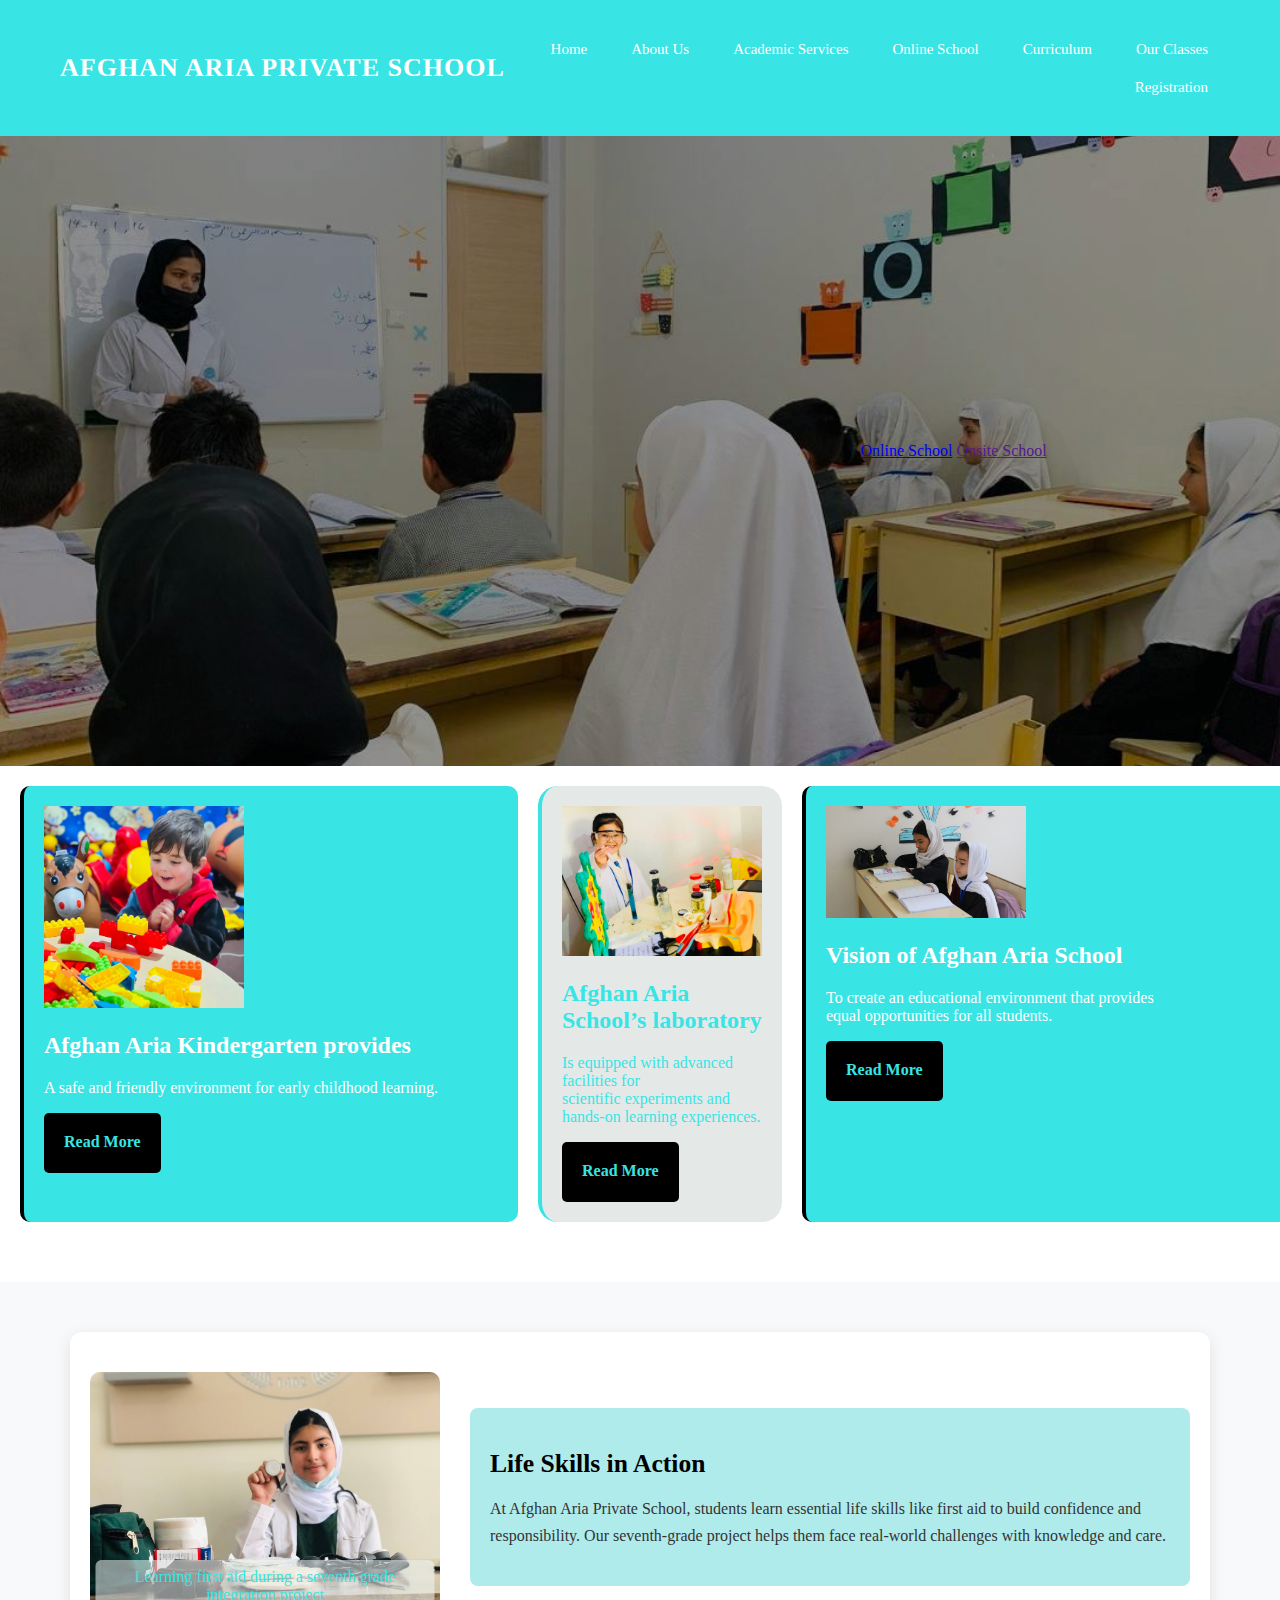
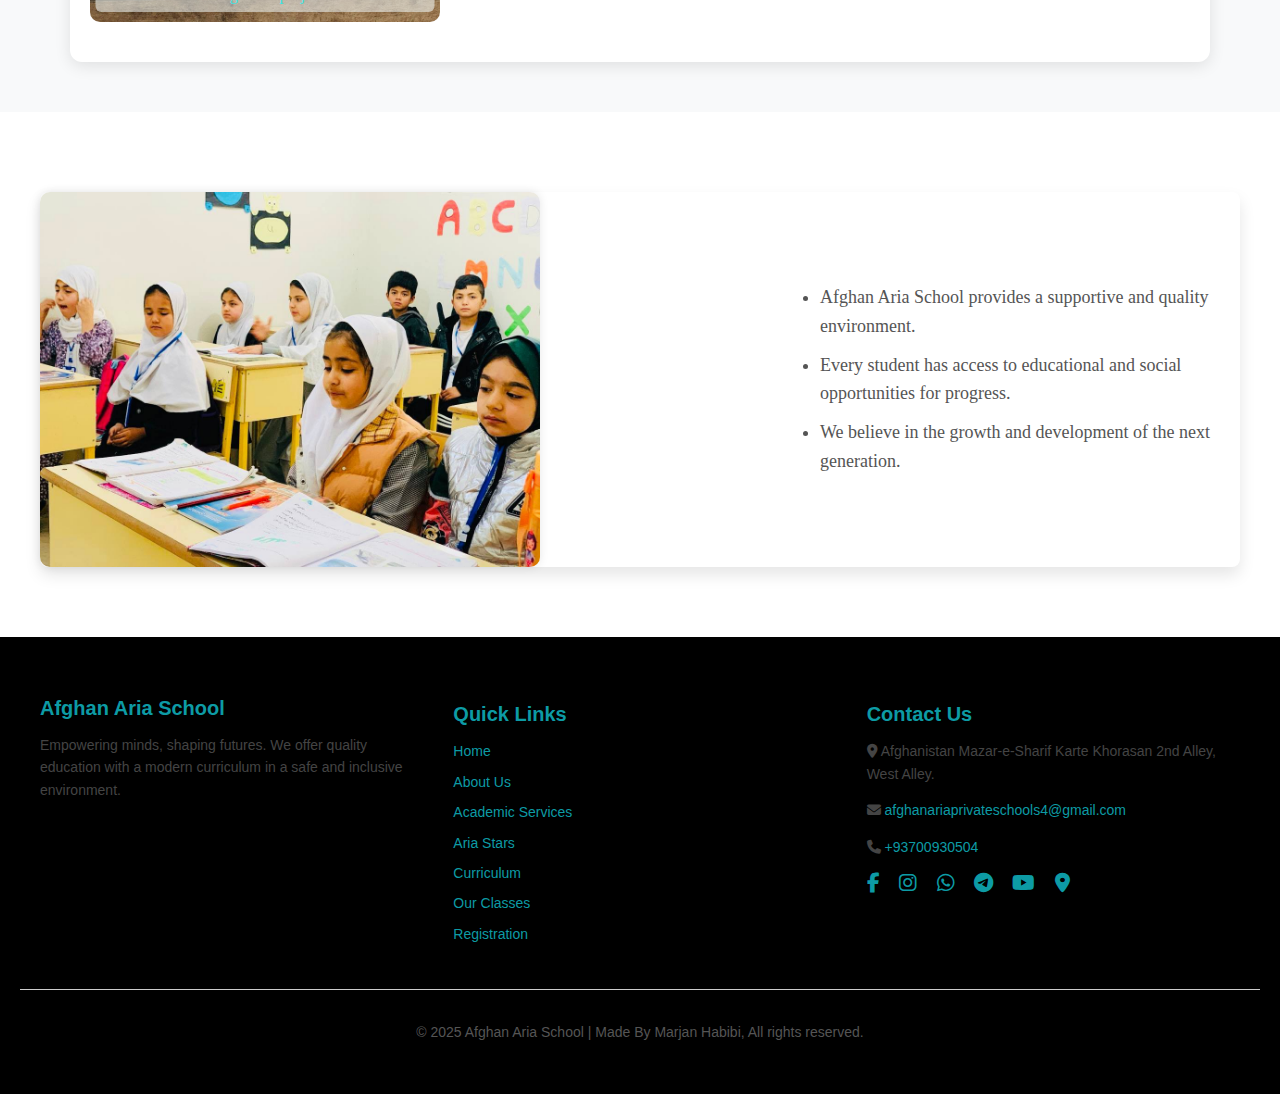
<file: index.html>
<!DOCTYPE html>
<html lang="en">
<head>
    <meta charset="UTF-8">
    <meta name="viewport" content="width=device-width, initial-scale=1.0">
    <title>Afghan Aria Private School</title>
    <link rel="stylesheet" href="style.css">
    <link rel="stylesheet" href="https://cdnjs.cloudflare.com/ajax/libs/font-awesome/6.5.0/css/all.min.css">
    
    <!-- Favicon -->
    <link rel="icon" href="images/logo.png" type="image/png">
    <link rel="icon" href="images/logo.png" type="image/x-icon">
    <link rel="apple-touch-icon" href="images/logo.png">
</head>
<body>
    <!-- Header Section -->
    <header>
        <div class="logo">
            <h1 class="logo">Afghan Aria Private School</h1>
        </div>
        <nav>
            <menu class="nav-list">
            <li><a href="index.html">Home</a></li>
            <li><a href="about us.html">About Us</a></li>
            <li><a href="academic services.html">Academic Services</a></li>
            <li><a href="aria stars.html">Online School</a></li>
            <li><a href="curriculum.html">Curriculum</a></li>
            <li><a href="our classes.html">Our Classes</a></li>
            <li><a href="registration.html">Registration</a></li>
         
            </menu>
        </nav>
    </header>

   <section class="welcome-section">
  <div class="overlay text-center">
    <div class="welcome-text mb-4">
      Welcome To The Afghan Aria School
    </div>
    <!-- دو دکمه اضافه شده -->
    <div class="d-flex justify-content-center gap-3 flex-wrap">
      <a href="aria stars.html" class="btn btn-primary btn-lg px-4 py-2 fw-bold">Online School</a>
      <a href=""registration.html" class="btn btn-outline-light btn-lg px-4 py-2 fw-bold">Onsite School</a>
    </div>
  </div>
</section>


    <!-- Grid Section -->
    <section class="grid-container">
        <div class="box large-box">
            <img width="200" src="images/student 9.jpg" alt="Winter Athletics" />
            <h2>Afghan Aria Kindergarten provides</h2>
            <p>A safe and friendly environment for early childhood learning.</p>
            <a href="class.html" class="button-link">Read More</a>
        </div>
        <div class="boxblog-box">
            <img width="200" src="images/student 4.jpg" alt="Holocaust Assembly" />
            <h2>Afghan Aria School’s laboratory</h2>
            <p>Is equipped with advanced facilities for <br>scientific experiments and hands-on learning experiences.</p>
            <a href="class.html" class="button-link">Read More</a>
        </div>
        <div class="box large-box">
            <img width="200" src="images/student 19.jpg" alt="Holocaust Assembly" />
            <h2>Vision of Afghan Aria School</h2>
            <p>To create an educational environment that provides <br> equal opportunities for all students.</p>
            <a href="class.html" class="button-link">Read More</a>
        </div>
    </section>

    <!-- Student Section -->
    <section class="student-section">
        <div class="student-card">
            <div class="student-image">
                <img src="images/student 13.jpg" alt="Student Image">
                <div class="caption">Learning first aid during a seventh grade integration project</div>
            </div>
            <div class="student-text">
                <h2>Life Skills in Action</h2>
                <p>
                    At Afghan Aria Private School, students learn essential life skills like first aid to build confidence and responsibility. Our seventh-grade project helps them face real-world challenges with knowledge and care.
                </p>
            </div>
        </div>
    </section>

    <!-- Student-2 Section -->
    <section class="student-2">
        <div class="student-container">
            <div class="student-item">
                <img class="img-student1" src="images/student 5.jpg">
                <ul class="content-student">
                    <li>Afghan Aria School provides a supportive and quality environment.</li>
                    <li>Every student has access to educational and social opportunities for progress.</li>
                    <li>We believe in the growth and development of the next generation.</li>
                </ul>
            </div>
        </div>
    </section>

    <!-- Footer Start -->
    <footer class="site-footer">
        <div class="footer-container">
            <div class="footer-about">
                <h3>Afghan Aria School</h3>
                <p>Empowering minds, shaping futures. We offer quality education with a modern curriculum in a safe and inclusive environment.</p>
            </div>
            <div class="footer-links">
                <h4>Quick Links</h4>
                <ul>
                    <li><a href="index.html">Home </a></li>
                    <li><a href="about us.html">About Us</a></li>
                    <li><a href="academic services.html">Academic Services</a></li>
                    <li><a href="aria stars.html">Aria Stars</a></li>
                    <li><a href="curriculum.html">Curriculum</a></li>
                    <li><a href="class.html">Our Classes</a></li>
                    <li><a href="registration.html">Registration</a></li>
                </ul>
            </div>
            <div class="footer-contact">
                <h4>Contact Us</h4>
                <p><i class="fas fa-map-marker-alt"></i> Afghanistan Mazar-e-Sharif Karte Khorasan 2nd Alley, West Alley.</p>
                <p><i class="fas fa-envelope"></i> <a href="mailto:afghanariaprivateschools4@gmail.com">afghanariaprivateschools4@gmail.com</a></p>
                <p><i class="fas fa-phone"></i> <a href="tel:+93780000000">+93700930504</a></p>
                <div class="social-icons">
                    <a href="https://www.facebook.com/share/1EdPDJLKu1/?mibextid=wwXIfr" target="_blank" title="Facebook"><i class="fab fa-facebook-f"></i></a>
                    <a href="https://www.instagram.com/afghan_aria_private_school?igsh=aXQ0aXpheGd4NjRy" target="_blank" title="Instagram"><i class="fab fa-instagram"></i></a>
                    <a href="https://whatsapp.com/channel/0029VaTF3yQKLaHq3WipGN3r" target="_blank" title="WhatsApp"><i class="fab fa-whatsapp"></i></a>
                    <a href="https://t.me/Anilariamal" target="_blank" title="Telegram"><i class="fab fa-telegram-plane"></i></a>
                    <a href="https://www.youtube.com/@Afghanariaschoolvideos" target="_blank" title="YouTube"><i class="fab fa-youtube"></i></a>
                    <a href="https://www.google.com/maps?q=36.715771,67.105865" target="_blank" title="Location"><i class="fas fa-map-marker-alt"></i></a>
                </div>
            </div>
        </div>
        <div class="footer-bottom">
            <p>&copy; 2025 Afghan Aria School | Made By Marjan Habibi, All rights reserved.</p>
        </div>
    </footer>
    <!-- Footer End -->

</body>
</html>
</file>
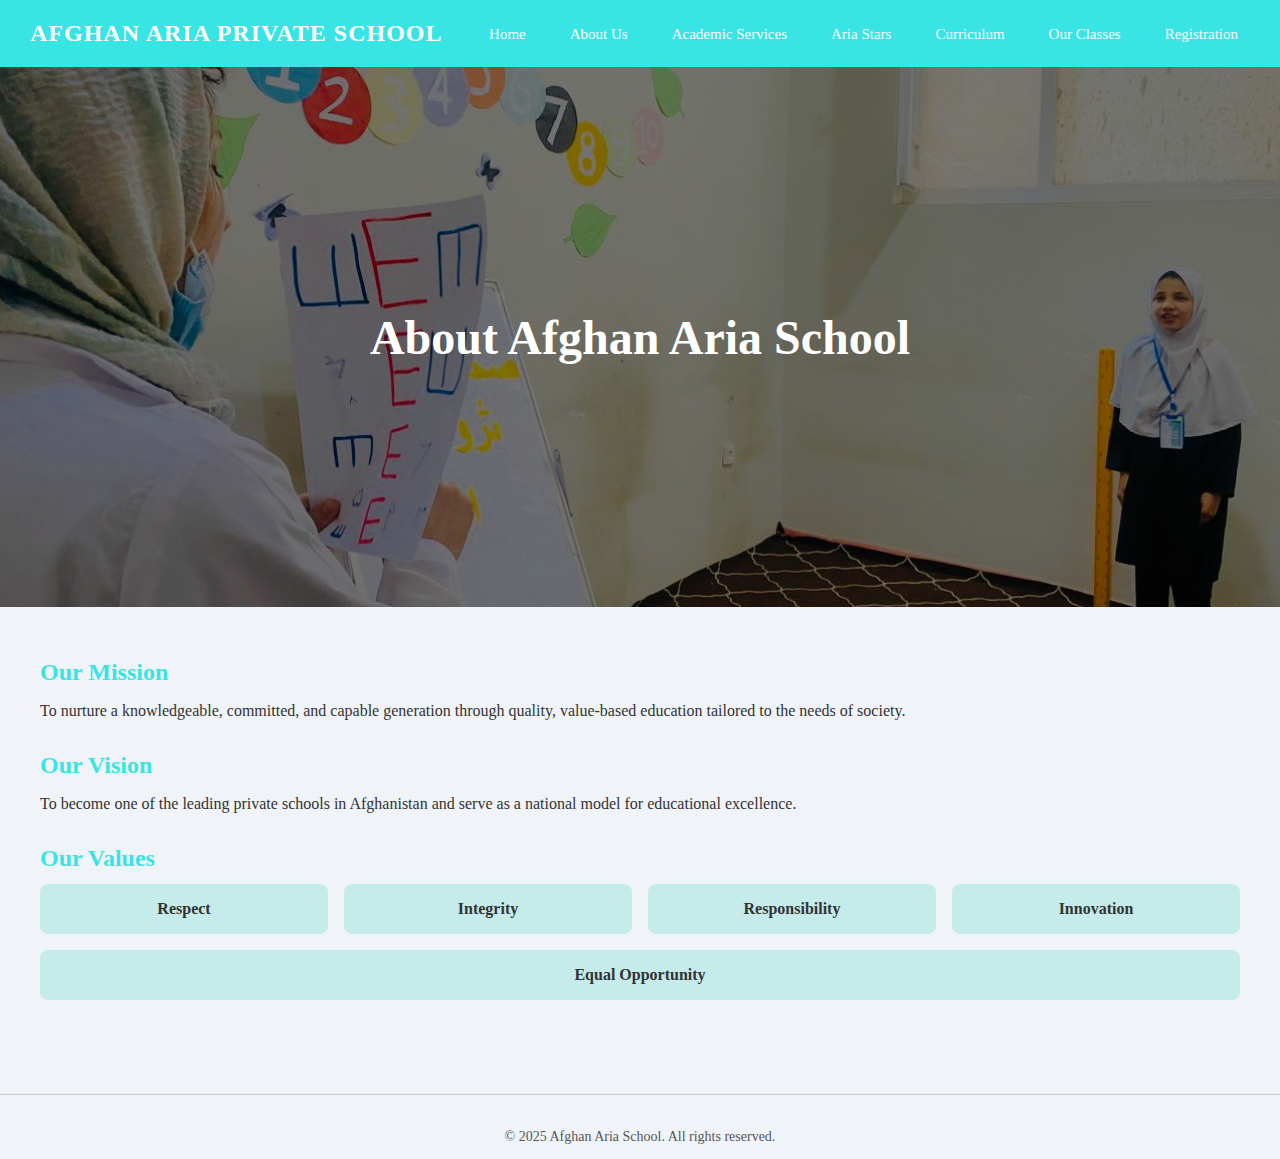
<file: about us.html>
<!DOCTYPE html>
<html lang="en">
<head>
    <meta charset="UTF-8">
    <meta name="viewport" content="width=device-width, initial-scale=1.0">
    <title>Afghan Aria Private School</title>
    <link rel="stylesheet" href="about us.css">
     <!-- Favicon -->
     <link rel="icon" href="images/logo.png" type="image/png">
     <!-- Favicon برای مرورگرهای قدیمی -->
     <link rel="icon" href="images/logo.png" type="image/x-icon">
     <!-- برای Apple Devices -->
     <link rel="apple-touch-icon" href="images/logo.png">
     </head>
<body style="font-family: 'Abril Fatface', serif;">
     <!-- <header section> -->
        <header>
            <div class="logo">
                <h1 class="logo">Afghan Aria Private School</h1>
            </div>
            <nav>
                <ul class="nav-list">
                  <li><a href="index.html">Home </a></li>
                    <li><a href="about us.html">About Us</a></li>
                    <li><a href="academic services.html">Academic Services</a></li>
                    <li><a href="aria stars.html">Aria Stars</a></li>
                    <li><a href="curriculum.html">Curriculum</a></li>
                    <li><a href="our classes.html">Our Classes</a></li>
                    <li><a href="registration.html">Registration</a></li>
                </ul>
            </nav>
        </header>
        <main>
            <section class="hero">
                <h1>About Afghan Aria School</h1>
              </section>
            
              <div class="container">
                <div class="section">
                  <h2>Our Mission</h2>
                  <p>
                    To nurture a knowledgeable, committed, and capable generation through quality, value-based education tailored to the needs of society.
                  </p>
                </div>
            
                <div class="section">
                  <h2>Our Vision</h2>
                  <p>
                    To become one of the leading private schools in Afghanistan and serve as a national model for educational excellence.
                  </p>
                </div>
            
                <div class="section">
                  <h2>Our Values</h2>
                  <div class="values">
                    <div class="value-box">Respect</div>
                    <div class="value-box">Integrity</div>
                    <div class="value-box">Responsibility</div>
                    <div class="value-box">Innovation</div>
                    <div class="value-box">Equal Opportunity</div>
                  </div>
                </div>
              </div>
    <!-- Copyright -->
                <div class="footer-bottom">
                <p>&copy; 2025 Afghan Aria School. All rights reserved.</p>
            </div>
        </footer>
    <!-- Footer End -->
    <script>
      const menuToggle = document.getElementById('menu-toggle');
      const navbar = document.getElementById('navbar');
    
      menuToggle.addEventListener('click', () => {
        navbar.classList.toggle('active');
      });
    </script>
    </body>
    </html>
</file>
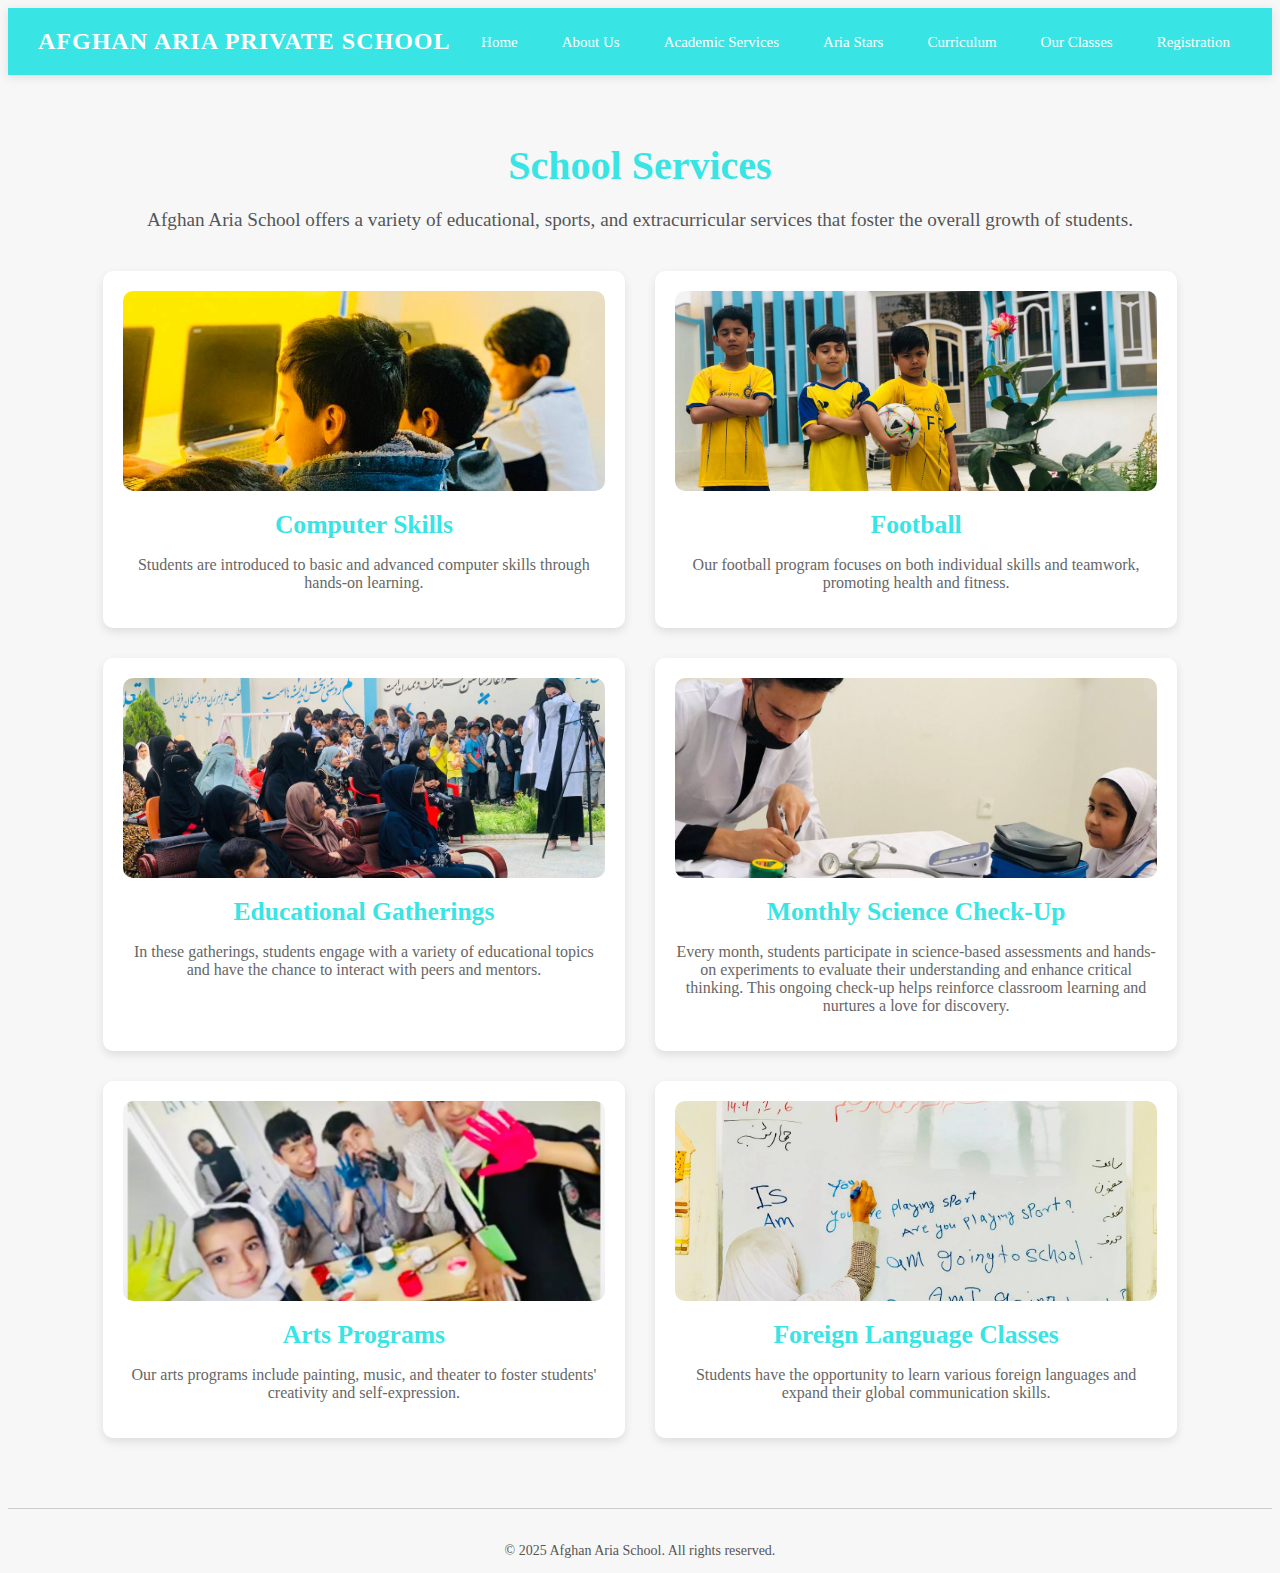
<file: academic services.html>
<!DOCTYPE html>
<html lang="en">
<head>
  <meta charset="UTF-8">
  <meta name="viewport" content="width=device-width, initial-scale=1.0">
  <title>Afghan Aria Private School</title>
  <link rel="stylesheet" href="academic services.css">
   <!-- Favicon -->
   <link rel="icon" href="images/logo.png" type="image/png">
   <!-- Favicon برای مرورگرهای قدیمی -->
   <link rel="icon" href="images/logo.png" type="image/x-icon">
   <!-- برای Apple Devices -->
   <link rel="apple-touch-icon" href="images/logo.png">
</head>
<body>
    <!-- !-- <header section> -->
        <header>
            <div class="logo">
                <h1 class="logo">Afghan Aria Private School</h1>
            </div>
            <nav>
                <ul class="nav-list">
                  <li><a href="index.html">Home </a></li>
                    <li><a href="about us.html">About Us</a></li>
                    <li><a href="academic services.html">Academic Services</a></li>
                    <li><a href="aria stars.html">Aria Stars</a></li>
                    <li><a href="curriculum.html">Curriculum</a></li>
                    <li><a href="our classes.html">Our Classes</a></li>
                    <li><a href="registration.html">Registration</a></li>
                </ul>
            </nav>
        </header>
        <section class="school-services">
            <div class="container">
                <!-- Section Title -->
                <h1 class="section-title">School Services</h1>
                <p class="section-description">
                    Afghan Aria School offers a variety of educational, sports, and extracurricular services that foster the overall growth of students.
                </p>
        
                <!-- School Services -->
                <div class="services-grid">
                    <!-- Service 1: Computer Skills -->
                    <div class="service-card">
                        <img src="images/student 18.jpg" alt="Computer Skills" class="service-img">
                        <h3 class="service-title">Computer Skills</h3>
                        <p class="service-description">
                            Students are introduced to basic and advanced computer skills through hands-on learning.
                        </p>
                    </div>
        
                    <!-- Service 2: Football -->
                    <div class="service-card">
                        <img src="images/student 12.jpg" alt="Football" class="service-img">
                        <h3 class="service-title">Football</h3>
                        <p class="service-description">
                            Our football program focuses on both individual skills and teamwork, promoting health and fitness.
                        </p>
                    </div>
        
                    <!-- Service 3: Educational Gatherings -->
                    <div class="service-card">
                        <img src="images/student 17.jpg" alt="Educational Gatherings" class="service-img">
                        <h3 class="service-title">Educational Gatherings</h3>
                        <p class="service-description">
                            In these gatherings, students engage with a variety of educational topics and have the chance to interact with peers and mentors.
                        </p>
                    </div>
        
                    <!-- Service 4: Arts Programs -->
                    <div class="service-card">
                        <img src="images/student 11.jpg" alt="Monthly Science Check-Up" class="service-img">
                        <h3 class="service-title">Monthly Science Check-Up</h3>
                        <p class="service-description">
                Every month, students participate in science-based assessments and hands-on experiments to evaluate their understanding and enhance critical thinking. This ongoing check-up helps reinforce classroom learning and nurtures a love for discovery.
            </p>
        </div>
        
                    <!-- Service 5: Monthly Science Check-Up -->
                    <div class="service-card">
                        <img src="images/student 22.jpg" alt="Arts Programs" class="service-img">
                        <h3 class="service-title">Arts Programs</h3>
                        <p class="service-description">
                            Our arts programs include painting, music, and theater to foster students' creativity and self-expression.
                        </p>
                    </div>
                    <!-- Service 6: Foreign Language Classes -->
                    <div class="service-card">
                        <img src="images/student 21.jpg" alt="Foreign Language Classes" class="service-img">
                        <h3 class="service-title">Foreign Language Classes</h3>
                        <p class="service-description">
                            Students have the opportunity to learn various foreign languages and expand their global communication skills.
                        </p>
                    </div>
                </div>
            </div>
            <!-- Copyright -->
          <div class="footer-bottom">
            <p>&copy; 2025 Afghan Aria School. All rights reserved.</p>
          </div>
        </footer>
        <!-- Footer End -->
        
        </section>
</file>
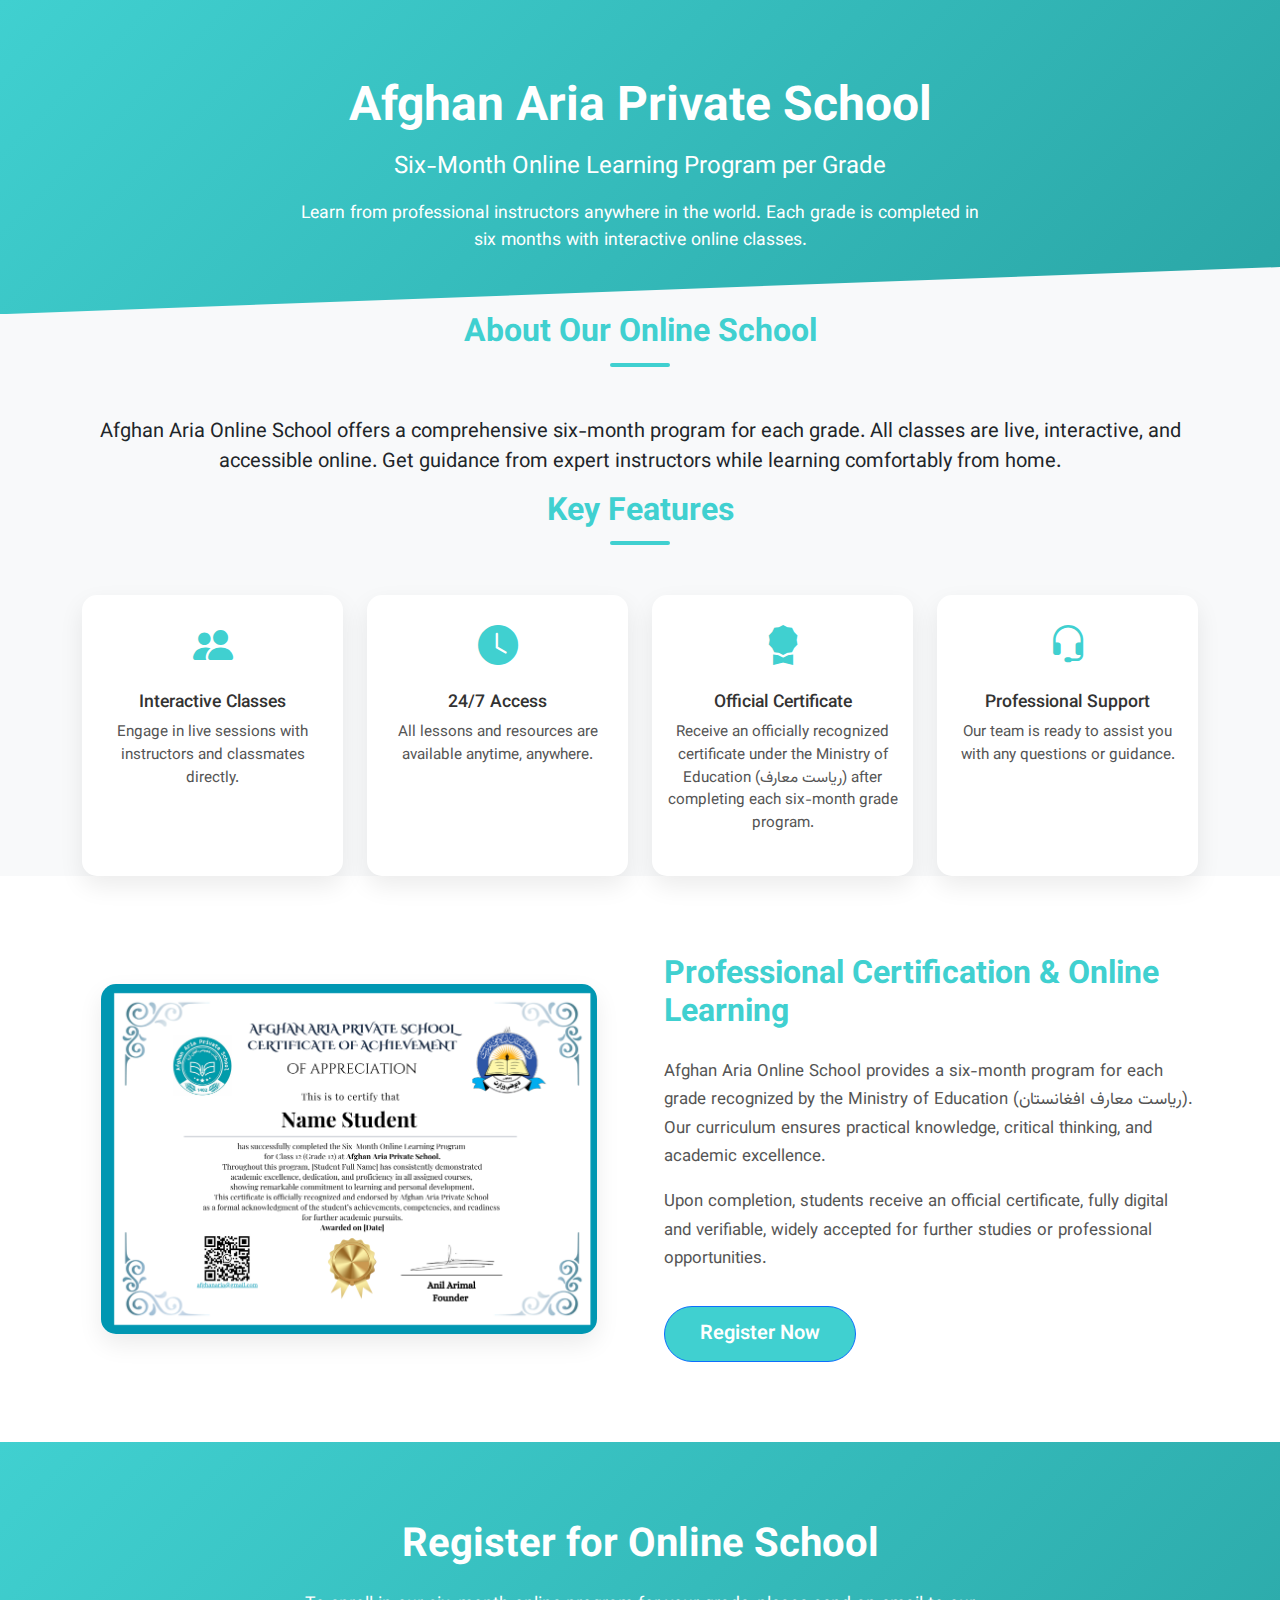
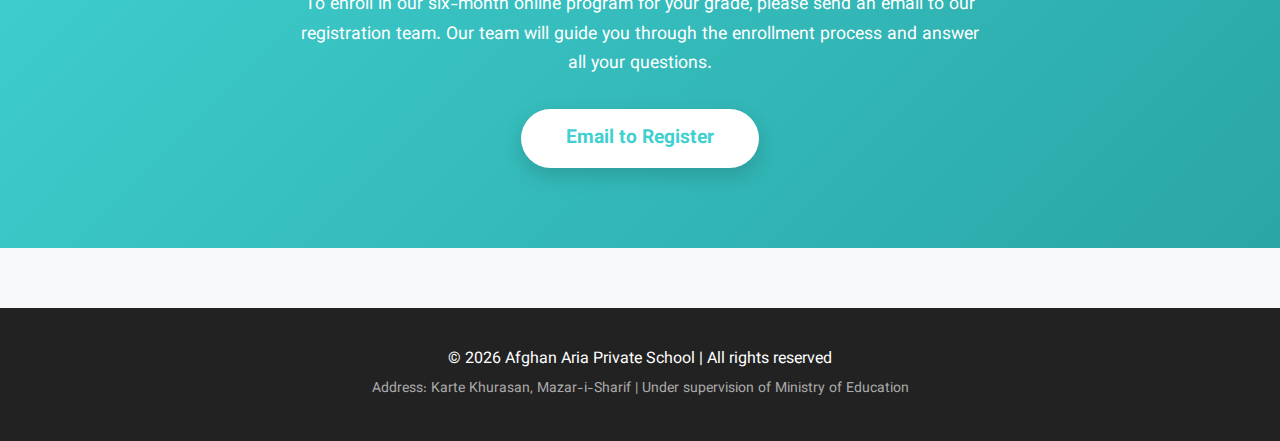
<file: aria stars.html>
<!DOCTYPE html>
<html lang="fa">
<head>
  <meta charset="UTF-8">
  <meta name="viewport" content="width=device-width, initial-scale=1.0">
  <title>Afghan Aria Online School</title>

  <!-- Bootstrap CSS -->
  <link href="https://cdn.jsdelivr.net/npm/bootstrap@5.3.2/dist/css/bootstrap.min.css" rel="stylesheet">

  <!-- Google Fonts -->
  <link href="https://fonts.googleapis.com/css2?family=Vazirmatn:wght@400;700&display=swap" rel="stylesheet">

  <!-- Bootstrap Icons -->
  <link href="https://cdn.jsdelivr.net/npm/bootstrap-icons@1.11.1/font/bootstrap-icons.css" rel="stylesheet">

  <style>
    body {
      font-family: 'Vazirmatn', sans-serif;
      background-color: #f8f9fa;
      margin: 0;
      padding: 0;
      scroll-behavior: smooth;
    }

    /* Header */
    header {
      background: linear-gradient(135deg, #40d0d0, #2aa6a6);
      color: white;
      padding: 80px 20px 60px;
      text-align: center;
      clip-path: polygon(0 0, 100% 0, 100% 85%, 0 100%);
    }
    header h1 {
      font-size: 3rem;
      font-weight: 700;
      margin-bottom: 15px;
    }
    header h2 {
      font-size: 1.5rem;
      font-weight: 400;
      margin-bottom: 20px;
    }
    header p {
      font-size: 1.1rem;
      max-width: 700px;
      margin: 0 auto;
    }

    /* Section Titles */
    .section-title {
      text-align: center;
      color: #40d0d0;
      font-weight: 700;
      font-size: 2rem;
      margin-bottom: 50px;
      position: relative;
    }
    .section-title::after {
      content: '';
      width: 60px;
      height: 4px;
      background-color: #40d0d0;
      display: block;
      margin: 10px auto 0;
      border-radius: 2px;
    }

    /* Feature Cards */
    .feature-card {
      background-color: white;
      padding: 25px 15px; /* کمی جمع و جورتر */
      border-radius: 15px;
      box-shadow: 0 10px 25px rgba(0,0,0,0.08);
      text-align: center;
      transition: transform 0.3s, box-shadow 0.3s;
      display: flex;
      flex-direction: column;
      justify-content: flex-start;
    }
    .feature-card:hover {
      transform: translateY(-8px);
      box-shadow: 0 18px 35px rgba(0,0,0,0.15);
    }
    .feature-card i {
      font-size: 2.5rem; /* کمی کوچک‌تر */
      color: #40d0d0;
      margin-bottom: 12px;
    }
    .feature-card h3 {
      color: #333;
      margin-bottom: 8px;
      font-size: 1.1rem; /* کمی کوچک‌تر */
    }
    .feature-card p {
      color: #555;
      flex-grow: 1;
      font-size: 0.95rem; /* کوچک‌تر */
      line-height: 1.5;
    }

    /* Diploma Section */
    .diploma-section img {
      max-height: 350px;
      object-fit: cover;
      border-radius: 15px;
      box-shadow: 0 10px 25px rgba(0,0,0,0.08);
    }
    .diploma-section h2 {
      color: #40d0d0;
      font-weight: 700;
      margin-bottom: 25px;
    }
    .diploma-section p {
      font-size: 1.05rem;
      color: #555;
      line-height: 1.7;
    }

    /* Call-to-Action */
    .cta-section {
      padding: 80px 20px;
      background: linear-gradient(135deg, #40d0d0, #2aa6a6);
      color: white;
      text-align: center;
    }
    .cta-section h2 {
      font-size: 2.5rem;
      font-weight: 700;
      margin-bottom: 20px;
    }
    .cta-section p {
      font-size: 1.1rem;
      max-width: 700px;
      margin: 0 auto 30px;
      line-height: 1.7;
    }
    .cta-btn {
      display: inline-block;
      background-color: #ffffff;
      color: #40d0d0;
      font-weight: 700;
      padding: 15px 45px;
      font-size: 1.2rem;
      border-radius: 50px;
      text-decoration: none;
      transition: 0.3s;
      box-shadow: 0 8px 20px rgba(0,0,0,0.15);
    }
    .cta-btn:hover {
      background-color: #f0f0f0;
      color: #2aa6a6;
    }

    /* Footer */
    footer {
      background-color: #222;
      color: white;
      text-align: center;
      padding: 40px 20px;
      margin-top: 60px;
    }
    footer p {
      margin-bottom: 5px;
    }
    footer small {
      color: #aaa;
    }

    /* Responsive adjustments */
    @media(max-width:768px){
      header h1 { font-size: 2.2rem; }
      header h2 { font-size: 1.2rem; }
      .cta-section h2 { font-size: 2rem; }
    }
  </style>
</head>
<body>

  <!-- Header -->
  <header>
    <h1>Afghan Aria Private School</h1>
    <h2>Six-Month Online Learning Program per Grade</h2>
    <p>Learn from professional instructors anywhere in the world. Each grade is completed in six months with interactive online classes.</p>
  </header>

  <!-- About Online School -->
  <section>
    <div class="container">
      <h2 class="section-title">About Our Online School</h2>
      <p class="text-center fs-5">
        Afghan Aria Online School offers a comprehensive six-month program for each grade. 
        All classes are live, interactive, and accessible online. 
        Get guidance from expert instructors while learning comfortably from home.
      </p>
    </div>
  </section>

  <!-- Features -->
  <section class="bg-light">
    <div class="container">
      <h2 class="section-title">Key Features</h2>
      <div class="row g-4">

        <div class="col-md-6 col-lg-3 d-flex">
          <div class="feature-card flex-fill">
            <i class="bi bi-people-fill"></i>
            <h3>Interactive Classes</h3>
            <p>Engage in live sessions with instructors and classmates directly.</p>
          </div>
        </div>

        <div class="col-md-6 col-lg-3 d-flex">
          <div class="feature-card flex-fill">
            <i class="bi bi-clock-fill"></i>
            <h3>24/7 Access</h3>
            <p>All lessons and resources are available anytime, anywhere.</p>
          </div>
        </div>

        <div class="col-md-6 col-lg-3 d-flex">
          <div class="feature-card flex-fill">
            <i class="bi bi-award-fill"></i>
            <h3>Official Certificate</h3>
            <p>Receive an officially recognized certificate under the Ministry of Education (ریاست معارف) after completing each six-month grade program.</p>
          </div>
        </div>

        <div class="col-md-6 col-lg-3 d-flex">
          <div class="feature-card flex-fill">
            <i class="bi bi-headset"></i>
            <h3>Professional Support</h3>
            <p>Our team is ready to assist you with any questions or guidance.</p>
          </div>
        </div>

      </div>
    </div>
  </section>

  <!-- Diploma & School Info Section -->
  <section class="diploma-section" style="padding: 80px 20px; background-color: #ffffff;">
    <div class="container">
      <div class="row align-items-center g-5">

        <div class="col-md-6 text-center">
          <img 
            src="dep.png" 
            alt="Diploma Afghan Aria School" 
            class="img-fluid"
          >
        </div>

        <div class="col-md-6">
          <h2>Professional Certification & Online Learning</h2>
          <p>
            Afghan Aria Online School provides a six-month program for each grade recognized by the Ministry of Education (ریاست معارف افغانستان).  
            Our curriculum ensures practical knowledge, critical thinking, and academic excellence.
          </p>
          <p>
            Upon completion, students receive an official certificate, fully digital and verifiable, widely accepted for further studies or professional opportunities.
          </p>
          <a 
            href="mailto:info@afghanaria.com?subject=Online School Registration" 
            class="btn btn-primary btn-lg mt-3"
            style="background-color: #40d0d0; border-radius: 50px; padding: 12px 35px; font-weight: 600;"
          >
            Register Now
          </a>
        </div>

      </div>
    </div>
  </section>

  <!-- Registration Call-to-Action -->
  <section class="cta-section">
    <div class="container">
      <h2>Register for Online School</h2>
      <p>
        To enroll in our six-month online program for your grade, please send an email to our registration team. 
        Our team will guide you through the enrollment process and answer all your questions.
      </p>
      <a href="mailto:info@afghanaria.com?subject=Online School Registration" class="cta-btn" target="_blank">
        Email to Register
      </a>
    </div>
  </section>

  <!-- Footer -->
  <footer>
    <p>© 2026 Afghan Aria Private School | All rights reserved</p>
    <small>Address: Karte Khurasan, Mazar-i-Sharif | Under supervision of Ministry of Education</small>
  </footer>

  <!-- Bootstrap JS -->
  <script src="https://cdn.jsdelivr.net/npm/bootstrap@5.3.2/dist/js/bootstrap.bundle.min.js"></script>

</body>
</html>
</file>
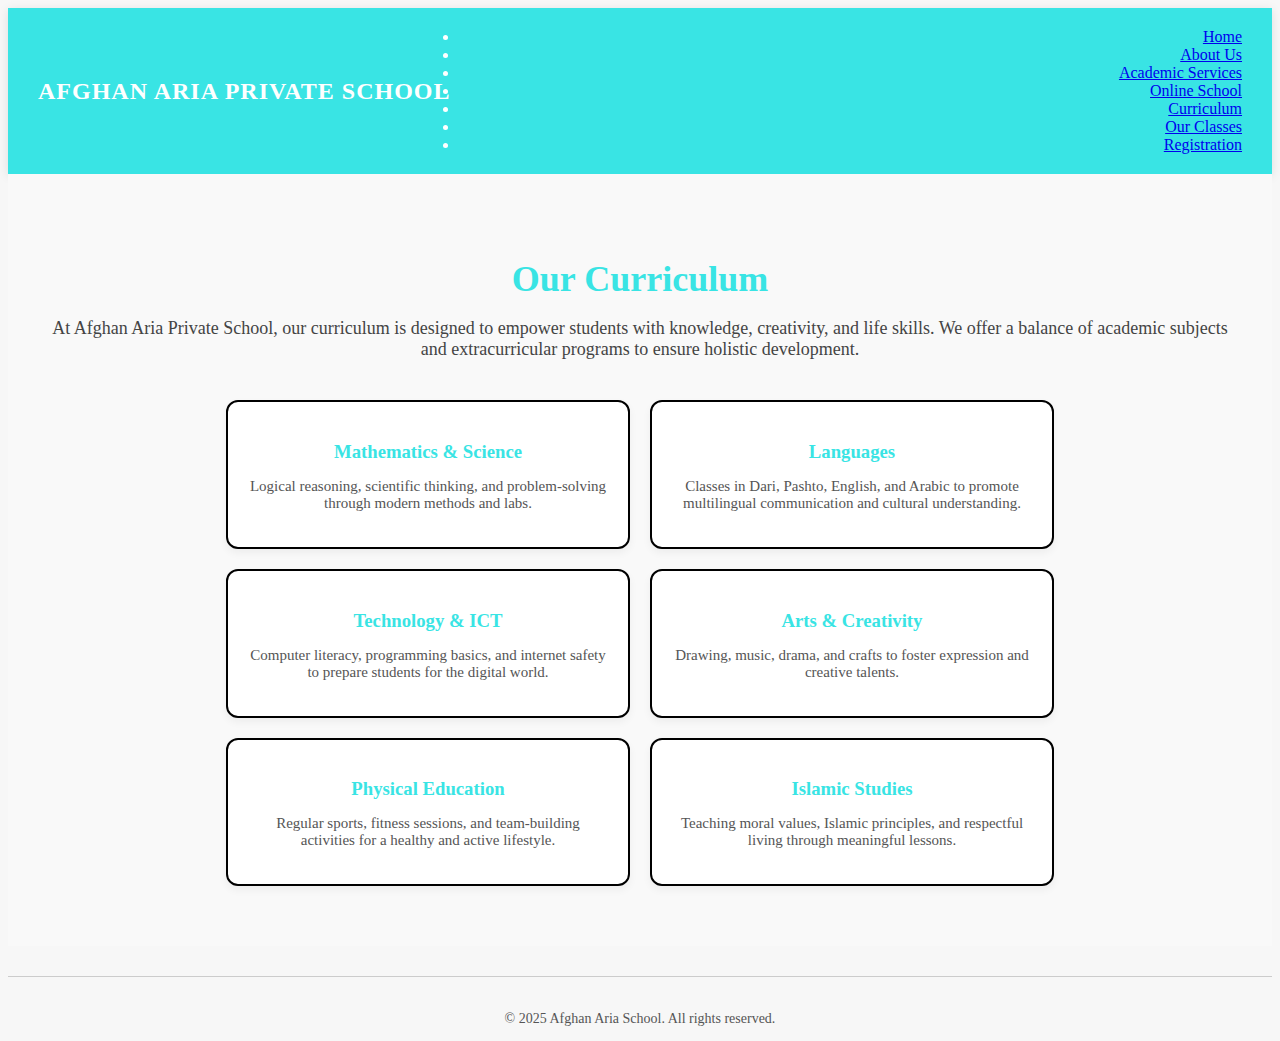
<file: curriculum.html>
<!DOCTYPE html>
<html lang="en">
<head>
    <meta charset="UTF-8">
    <meta name="viewport" content="width=device-width, initial-scale=1.0">
    <title>Afghan Aria Private School</title>
    <link rel="stylesheet" href="curriculum.css">
     <!-- Favicon -->
     <link rel="icon" href="images/logo.png" type="image/png">
     <!-- Favicon برای مرورگرهای قدیمی -->
     <link rel="icon" href="images/logo.png" type="image/x-icon">
     <!-- برای Apple Devices -->
     <link rel="apple-touch-icon" href="images/logo.png">
</head>
<body>
      <!-- <header section> -->
        <header>
            <div class="logo">
                <h1 class="logo">Afghan Aria Private School</h1>
            </div>
            <nav>
                 <li><a href="index.html">Home</a></li>
    <li><a href="about us.html">About Us</a></li>
    <li><a href="academic services.html">Academic Services</a></li>
    <li><a href="aria stars.html">Online School</a></li>
    <li><a href="curriculum.html">Curriculum</a></li>
    <li><a href="our classes.html">Our Classes</a></li>
    <li><a href="registration.html">Registration</a></li>
    </ul>
                </nav>
        </header>
    <section class="curriculum-section">
        <div class="curriculum-container">
          <h1 class="curriculum-title">Our Curriculum</h1>
          <p class="curriculum-description">
            At Afghan Aria Private School, our curriculum is designed to empower students with knowledge, creativity, and life skills. We offer a balance of academic subjects and extracurricular programs to ensure holistic development.
          </p>
      
          <div class="curriculum-grid">
            <div class="curriculum-card">
              <h3>Mathematics & Science</h3>
              <p>Logical reasoning, scientific thinking, and problem-solving through modern methods and labs.</p>
            </div>
            <div class="curriculum-card">
              <h3>Languages</h3>
              <p>Classes in Dari, Pashto, English, and Arabic to promote multilingual communication and cultural understanding.</p>
            </div>
            <div class="curriculum-card">
              <h3>Technology & ICT</h3>
              <p>Computer literacy, programming basics, and internet safety to prepare students for the digital world.</p>
            </div>
            <div class="curriculum-card">
              <h3>Arts & Creativity</h3>
              <p>Drawing, music, drama, and crafts to foster expression and creative talents.</p>
            </div>
            <div class="curriculum-card">
              <h3>Physical Education</h3>
              <p>Regular sports, fitness sessions, and team-building activities for a healthy and active lifestyle.</p>
            </div>
            <div class="curriculum-card">
              <h3>Islamic Studies</h3>
              <p>Teaching moral values, Islamic principles, and respectful living through meaningful lessons.</p>
            </div>
          </div>
        </div>
      </section>
      <!-- Copyright -->
  <div class="footer-bottom">
    <p>&copy; 2025 Afghan Aria School. All rights reserved.</p>
  </div>
</footer>
<!-- Footer End -->

</body>

</html>
</file>
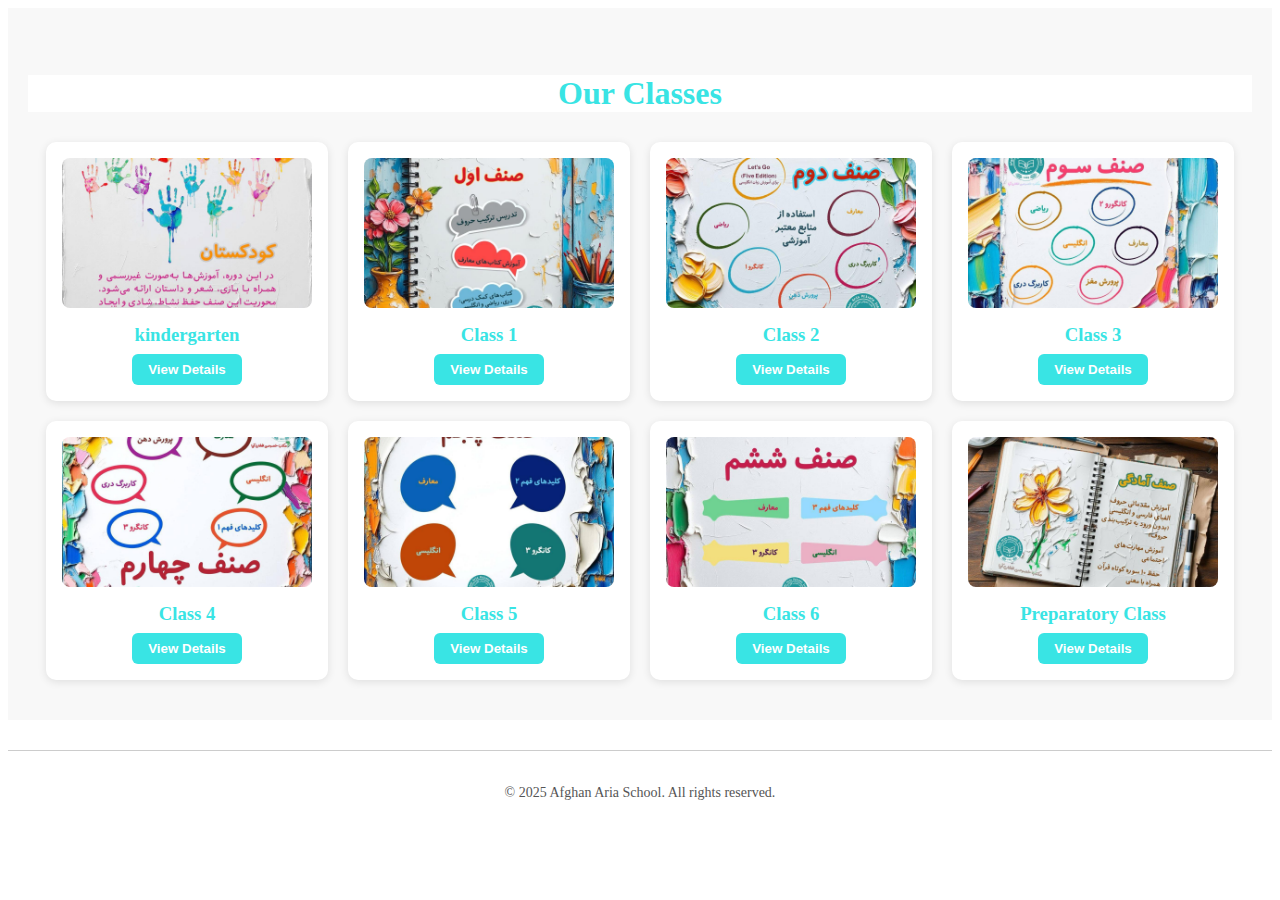
<file: our classes.html>
<!DOCTYPE html>
<html lang="en">
<head>
    <meta charset="UTF-8">
    <meta name="viewport" content="width=device-width, initial-scale=1.0">
    <title>Afghan Aria Private School</title>
    <link rel="stylesheet" href="our classes.css">
     <!-- Favicon -->
     <link rel="icon" href="images/logo.png" type="image/png">
     <!-- Favicon برای مرورگرهای قدیمی -->
     <link rel="icon" href="images/logo.png" type="image/x-icon">
     <!-- برای Apple Devices -->
     <link rel="apple-touch-icon" href="images/logo.png">
</head>
<body>
    <section class="classes-wrapper">
        <h2 class="classes-title">Our Classes</h2>
        <div class="classes-section">
          <div class="class-card">
            <img src="images/kindergarten.jpg" alt="Class kindergarten">
            <h3>kindergarten</h3>
            <button><a href="index.html">View Details</a></button>
          </div>
          <div class="class-card">
            <img src="images/class 1.jpg" alt="Class 1">
            <h3>Class 1</h3>
            <button><a href="index.html">View Details</a></button>
          </div>
          <div class="class-card">
            <img src="images/class 2.jpg" alt="Class 2">
            <h3>Class 2</h3>
            <button><a href="index.html">View Details</a></button>
          </div>
          <div class="class-card">
            <img src="images/class 3.jpg" alt="Class 3">
            <h3>Class 3</h3>
            <button><a href="index.html">View Details</a></button>
          </div>
          <div class="class-card">
            <img src="images/class 4.jpg" alt="Class 4">
            <h3>Class 4</h3>
            <button><a href="index.html">View Details</a></button>
          </div>
          <div class="class-card">
            <img src="images/class 5.jpg" alt="Class 5">
            <h3>Class 5</h3>
            <button><a href="index.html">View Details</a></button>
          </div>
          <div class="class-card">
            <img src="images/class 6.jpg" alt="Class 6">
            <h3>Class 6</h3>
            <button><a href="index.html">View Details</a></button>
          </div>
          <div class="class-card">
            <img src="images/class.jpg" alt="Class ">
            <h3>Preparatory Class</h3>
            <button><a href="index.html">View Details</a></button>
          </div>
        </div>
      </section>
       <!-- Copyright -->
  <div class="footer-bottom">
    <p>&copy; 2025 Afghan Aria School. All rights reserved.</p>
  </div>
</footer>
<!-- Footer End -->
</body>
</html>
</file>
<file: style.css>
/* ---------- Header Style ---------- */
header {
  display: flex;
  flex-wrap: wrap;
  justify-content: space-between;
  align-items: center;
  background-color: rgb(57, 228, 228);
  color: #ffffff;
  padding: 20px 30px;
  width: 100%;
  box-sizing: border-box;
  overflow: visible;
  box-shadow: 0 2px 10px rgba(0, 0, 0, 0.1);
}

.logo {
  flex: 1 1 30%;
}

.logo h1 {
  font-size: 24px;
  color: white;
  margin: 0;
  font-weight: 700;
  text-transform: uppercase;
  letter-spacing: 1px;
  white-space: nowrap;
}

nav {
  flex: 1 1 60%;
  text-align: right;
}

.nav-list {
  list-style: none;
  display: flex;
  flex-wrap: wrap;
  gap: 20px;
  justify-content: flex-end;
  margin: 0;
  padding: 0;
}

.nav-list li a {
  text-decoration: none;
  color: #ffffff;
  font-size: 15px;
  font-weight: 500;
  padding: 8px 12px;
  border-radius: 4px;
  transition: background 0.3s, color 0.3s;
}

.nav-list li a:hover {
  background-color:  rgb(57, 228, 228);
  color: white;
}
@media (max-width: 768px) {
  header {
    flex-direction: column;
    align-items: center;
    padding: 10px 20px;
    text-align: center;
  }

  .logo {
    width: 100%;
    text-align: center;
    margin-bottom: 10px;
  }

  .logo h1 {
    font-size: 20px;
    white-space: normal;
  }

  nav {
    width: 100%;
    text-align: center;
  }

  .nav-list {
    flex-direction: column;
    align-items: center; 
    justify-content: center; 
    gap: 10px;
    width: 100%;
  }

  .nav-list li {
    width: 100%;
    text-align: center; 
  }

  .nav-list li a {
    width: 100%;
    padding: 10px 0;
   
  }
}



/* ----------- Extra Height for Laptop and Larger Screens ----------- */
@media (min-width: 769px) {
  header {
    padding: 40px 60px; 
  }

  .logo h1 {
    font-size: 26px;
  }
}


.grid-container {
  width: 100%;
  padding: 0;
  margin: 0;
}

.large-box {
  width: 100%;
  margin: 0 auto;
}

.image-wrapper {
  position: relative;
  width: 100%;
  overflow: hidden;
}

.image-wrapper img {
  width: 100%;
  height: auto;
  display: block;
  object-fit: cover;
}

.overlay-text {
  position: absolute;
  top: 25%;
  left: 5%;
  color: #fff;
  max-width: 45%;
  background: rgba(0, 0, 0, 0.4);
  padding: 20px 25px;
  border-radius: 6px;
  opacity: 0;
  transform: translateX(-30px);
  animation: slideIn 1s ease-out forwards;
  animation-delay: 0.3s;
}

/* Animation */
@keyframes slideIn {
  to {
    opacity: 1;
    transform: translateX(0);
  }
}

.overlay-text h2 {
  font-size: 26px;
  margin-bottom: 10px;
}

.overlay-text p {
  font-size: 16px;
  margin-bottom: 15px;
}

.button-link {
  display: inline-block;
  padding: 10px 18px;
  background-color: #ffcc00;
  color: #002f3d;
  text-decoration: none;
  font-weight: 600;
  border-radius: 5px;
  transition: background 0.3s;
}

.button-link:hover {
  background-color: #e6b800;
}

/* ---------- Responsive ---------- */
@media (max-width: 768px) {
  .overlay-text {
    top: 10%;
    left: 5%;
    max-width: 90%;
    padding: 15px;
    animation: slideInMobile 1s ease-out forwards;
  }

  @keyframes slideInMobile {
    to {
      opacity: 1;
      transform: translateY(0);
    }
  }

  .overlay-text h2 {
    font-size: 18px;
  }

  .overlay-text p {
    font-size: 14px;
  }

  .button-link {
    padding: 8px 14px;
    font-size: 14px;
  }
}

/* Welcome Section */
.welcome-section {
  width: 100%;
  height: 70vh; 
  background-image: url('images/student\ 6.jpg'); 
  background-size: cover;
  background-position: center;
  background-repeat: no-repeat;
  position: relative;
  overflow: hidden;
  box-sizing: border-box;
}

/* Overlay with center alignment */
.overlay {
  background-color: rgba(0, 0, 0, 0.4);
  width: 100%;
  height: 100%;
  display: flex;
  align-items: center;
  justify-content: center;
  text-align: center;
  padding: 0 20px;
  box-sizing: border-box;
  overflow: hidden;
}

/* Welcome Text */
.welcome-text {
  color: #fff;
  font-size: 40px;
  font-weight: bold;
  max-width: 90%;
  opacity: 0;
  transform: translateY(30px);
  animation: slideInText 1.5s ease-out forwards;
  animation-delay: 0.5s;
}

/* Animation */
@keyframes slideInText {
  to {
    opacity: 1;
    transform: translateY(0);
  }
}

/* Responsive */
@media (max-width: 768px) {
  .welcome-section {
    height: 50vh; 
  }

  .welcome-text {
    font-size: 24px;
  }
}

body {
  margin: 0;
  padding: 0;
  overflow-x: hidden;
}
.grid-container{
  display: flex;
  flex: 1 1 auto;
  grid-template-columns: repeat(3, 1fr);
  grid-template-rows: auto auto;
  gap: 20px;
  padding: 20px;
  
}
.large-box {
  grid-column: 1 / span 3;
  grid-template-columns: repeat(3, 1fr);
  gap: 20px;
  background-color: rgb(57, 228, 228); 
  color: white;
  padding: 20px;
  border-radius: 10px;
  border-left: 4px solid black;
}

.large-box:hover {
  transform: translateY(-5px);
}

.boxblog-box {
  grid-column: 1 / span 3;
  grid-template-columns: repeat(3, 1fr);
  gap: 20px;
  background-color: rgb(228, 233, 232);
  color: rgb(57, 228, 228); 
  padding: 20px;
  border-radius: 20px;
  border-left: 4px solid rgb(57, 228, 228); 
}

.boxblog-box:hover {
  transform: translateY(-5px);
}

.button-link {
  background-color: #000;
  color: rgb(57, 228, 228); 
  display: inline-block;
  padding: 20px;
  border-radius: 5px;
  border: none;
  height: 20px;
  text-decoration: none;
}

.button-link:hover {
  transform: scale(1.05);
  background-color: white;
  color: rgb(57, 228, 228); 
}

.button-link-top {
  background-color: #000;
  color: rgb(57, 228, 228); 
  display: inline-block;
  padding: 20px;
  border-radius: 5px;
  border: none;
  height: 20px;
  text-decoration: none;
}

.button-link-top:hover {
  transform: scale(1.05);
  background-color: rgb(57, 228, 228); 
  color: #000;
}

/* Media Query for Mobile Devices */
@media (max-width: 768px) {
  .grid-container {
    display: flex;
    flex-direction: column; /* Stacks items vertically on mobile */
    gap: 15px;
    padding: 10px;
  }

  .large-box,
  .boxblog-box {
    width: 100%; /* Make sure each box takes the full width */
    box-sizing: border-box; /* Ensures padding doesn't overflow the box */
  }

  .button-link, 
  .button-link-top {
    padding: 10px;
    font-size: 14px;
    height: auto;
  }

  img {
    max-width: 100%;
    height: auto;
  }
}
/* Styling the section */
.student-2 {
  padding: 40px 0;
  background-color: #ffffff;
}

/* Centering the content */
.student-container {
  width: 100%;
  max-width: 1200px; /* Max width to prevent stretching */
  margin: 0 auto;
  padding: 0 15px;
}

/* Styling the student card */
.student-item {
  width: 100%;
  display: flex;
  flex-direction: row;
  align-items: center;
  justify-content: space-between;
  margin-bottom: 30px;
  background-color: #fff;
  border-radius: 8px;
  box-shadow: 0 8px 16px rgba(0, 0, 0, 0.1);
  transition: all 0.3s ease;
}

/* Styling the image */
.img-student1 {
  width: 40%;
  height: auto;
  object-fit: cover;
  border-radius: 8px;
}

/* Styling the content area */
.content-student {
  width: 55%;
  padding: 20px;
}

/* Styling the list */
.content-student ul {
  list-style: none;
  padding: 0;
  margin: 0;
}

.content-student li {
  font-size: 18px;
  line-height: 1.6;
  color: #555;
  margin: 10px 0;
}
/* Hover effect on the item */
.student-item:hover {
  box-shadow: 0 12px 24px rgba(0, 0, 0, 0.2);
  transform: translateY(-8px);
}

/* Hover effect on list items */
.content-student li:hover {
  color: #007bff;
  cursor: pointer;
}

/* Responsive Design */
@media (max-width: 768px) {
  .student-item {
      flex-direction: column;
      text-align: center;
  }

  .img-student1 {
      width: 100%;
      height: 250px;
      object-fit: cover;
  }

  .content-student {
      width: 100%;
      padding: 20px;
  }
}

@media (max-width: 480px) {
  .content-student li {
      font-size: 16px;
  }
}
.img-student1 {
  width: 500px;
  border-radius: 10px;
  box-shadow: 0 0 10px rgba(0,0,0,0.1);
}

.content-student {
  max-width: 400px;
  font-size: 16px;
  line-height: 1.6;
  color: white;
}
.student1-item {
  position: relative;
  width: 100%;
  max-width: 600px;
}
.images-student {
  width: 100%;
  height: auto;
  border-radius: 10px;
  display: block;
  flex-wrap: wrap;
  flex: 1 1 100%;
}

.image-text {
  position: absolute;
  bottom: 20px;
  left: 20px;
  color: white;
  font-size: 20px;
  font-weight: bold;
  background-color: rgba(0, 0, 0, 0.5); 
  padding: 10px 15px;
  border-radius: 8px;
  max-width: 90%;
  flex-wrap: wrap;
}
/* section footer */
.site-footer {
  background-color:  black;
  padding: 40px 20px;
  font-family: 'Segoe UI', sans-serif;
  color: #333;
}

.footer-container {
  max-width: 1200px;
  margin: auto;
  display: flex;
  justify-content: space-between;
  flex-wrap: wrap;
  gap: 40px;
}

.footer-about,
.footer-links,
.footer-contact {
  flex: 1 1 250px;
}

.footer-about h3,
.footer-links h4,
.footer-contact h4 {
  color: #0d9ba5;
  margin-bottom: 10px;
  font-size: 20px;
}

.footer-about p,
.footer-contact p,
.footer-links ul {
  font-size: 14px;
  line-height: 1.6;
  color: #444;
}

.footer-links ul {
  list-style: none;
  padding: 0;
}

.footer-links li {
  margin: 8px 0;
}

.footer-links a {
  text-decoration: none;
  color: #0d9ba5;
  transition: color 0.3s ease;
}

.footer-links a:hover {
  color: #000;
}

.footer-contact a {
  color: #0d9ba5;
  text-decoration: none;
}

.footer-contact a:hover {
  color: #000;
}

.social-icons {
  margin-top: 10px;
}

.social-icons a {
  color: #0d9ba5;
  font-size: 20px;
  margin-right: 15px;
  display: inline-block;
  transition: transform 0.3s, color 0.3s;
}

.social-icons a:hover {
  color: #000;
  transform: scale(1.2);
}

.footer-bottom {
  text-align: center;
  padding-top: 20px;
  margin-top: 30px;
  border-top: 1px solid #ccc;
  font-size: 14px;
  color: #555;
}

/* part all */
.student-section {
  padding: 50px 20px;
  background-color: #f8f9fa;
  margin-top: 40px; 
  margin-bottom: 40px; 
}

/* card all */
.student-card {
  display: flex;
  align-items: center;
  justify-content: center;
  gap: 30px;
  flex-wrap: wrap;
  max-width: 1100px;
  margin: auto;
  background: #ffffff;
  border-radius: 12px;
  box-shadow: 0 4px 16px rgba(0, 0, 0, 0.1);
  overflow: hidden;
  padding: 20px;
}
/* text in image */
.student-image {
  position: relative;
  width: 350px;
  height: 250px;
  flex-shrink: 0;
  border-radius: 10px;
  overflow: hidden;
  margin-top: 20px;
  margin-bottom: 20px; 
}

.student-image img {
  width: 100%;
  height: 100%;
  object-fit: cover;
  display: block;
  transition: transform 0.3s ease;
}

/* text in image */
.caption {
  position: absolute;
  bottom: 10px;
  left: 50%;
  transform: translateX(-50%);
  width: 90%;
  background: rgba(240, 248, 248, 0.55);
  color:  rgb(57, 228, 228);
  text-align: center;
  padding: 8px 12px;
  font-size: 1rem;
  border-radius: 6px;
  transition: background 0.3s ease, color 0.3s ease;
}

.caption:hover {
  background:  rgb(57, 228, 228);
  color: #fff;
}

.student-text {
  flex: 1;
  padding: 20px;
  text-align: left;
  background-color:  rgb(176, 235, 235);
  border-radius: 8px;
}

.student-text h2 {
  color: black;
  margin-bottom: 10px;
  font-size: 1.6rem;
}

.student-text p {
  color: #333;
  line-height: 1.7;
  font-size: 1rem;
}

/* رسپانسیو */
@media (max-width: 768px) {
  .student-card {
    flex-direction: column;
    text-align: center;
  }

  .student-image {
    width: 90%;
    height: 200px;
  }

  .student-text {
    padding: 15px;
  }

  .student-text h2 {
    font-size: 1.3rem;
  }

  .student-text p {
    font-size: 0.95rem;
  }

  .caption {
    font-size: 0.9rem;
  }
}
</file>
<file: about us.css>
body{
  background-color:  #f7f7f7;
}
/* ---------- Header Style ---------- */
header {
    display: flex;
    flex-wrap: wrap;
    justify-content: space-between;
    align-items: center;
    background-color: rgb(57, 228, 228);
    color: #ffffff;
    padding: 20px 30px;
    width: 100%;
    box-sizing: border-box;
    overflow: visible;
    box-shadow: 0 2px 10px rgba(0, 0, 0, 0.1);
  }
  
  .logo {
    flex: 1 1 30%;
  }
  
  .logo h1 {
    font-size: 24px;
    color: white;
    margin: 0;
    font-weight: 700;
    text-transform: uppercase;
    letter-spacing: 1px;
    white-space: nowrap;
  }
  
  nav {
    flex: 1 1 60%;
    text-align: right;
  }
  .nav-list {
    list-style: none;
    display: flex;
    flex-wrap: wrap;
    gap: 20px;
    justify-content: flex-end;
    margin: 0;
    padding: 0;
  }
  
  .nav-list li a {
    text-decoration: none;
    color: #ffffff;
    font-size: 15px;
    font-weight: 500;
    padding: 8px 12px;
    border-radius: 4px;
    transition: background 0.3s, color 0.3s;
  }
  
  .nav-list li a:hover {
    background-color:  rgb(57, 228, 228);
    color: white;
  }
  @media (max-width: 768px) {
    header {
      flex-direction: column;
      align-items: center;
      padding: 10px 20px;
      text-align: center;
    }
  
    .logo {
      width: 100%;
      text-align: center;
      margin-bottom: 10px;
    }
  
    .logo h1 {
      font-size: 20px;
      white-space: normal;
    }
  
    nav {
      width: 100%;
      text-align: center;
    }
    .nav-list {
        flex-direction: column;
        align-items: center; 
        justify-content: center; 
        gap: 10px;
        width: 100%;
      }
    
      .nav-list li {
        width: 100%;
        text-align: center; 
      }
    
      .nav-list li a {
        width: 100%;
        padding: 10px 0;
       
      }
    }
    /* section */
    .student-1 {
        background-color: #e4e7e7;
        padding: 40px;
        text-align: center;
      }
      
      .name {
        font-size: 28px;
        color: rgb(57, 228, 228); 
        margin-bottom: 20px;
      }
      
      .content-text {
        background-color:  rgb(57, 228, 228);
        color: white;
        font-size: 18px;
        max-width: 700px;
        margin: 0 auto;
        padding: 20px;
        line-height: 1.7;
        border-radius: 10px;
      }
      body {
        margin: 0;
        font-family: 'Segoe UI', Tahoma, Geneva, Verdana, sans-serif;
        background-color: #f0f4f8;
        color: #333;
      }
    
      .hero {
        background: url('images/student\ 1.jpg') top/cover no-repeat;
        height: 60vh;
        display: flex;
        align-items: center;
        justify-content: center;
        color: white;
        text-align: center;
        position: relative;
      }
    
      .hero::after {
        content: '';
        position: absolute;
        top: 0; left: 0;
        width: 100%; height: 100%;
        background-color: rgba(0, 0, 0, 0.5);
      }
    
      .hero h1 {
        position: relative;
        font-size: 3em;
        z-index: 1;
        flex: wrap;
      }
    
      .container {
        max-width: 1200px;
        margin: auto;
        padding: 2em;
        flex: wrap;
      }
    
      .section {
        margin-bottom: 2em;
      }
    
      .section h2 {
        color: rgb(57, 228, 228);
        margin-bottom: 0.5em;
      }
    
      .values {
        display: flex;
        flex-wrap: wrap;
        flex: 1 1 100px;
        gap: 1em;
      }
    
      .value-box {
        flex: 1 1 200px;
        background-color: #c5ecea;
        padding: 1em;
        border-radius: 8px;
        text-align: center;
        font-weight: bold;
      }
    
      @media (max-width: 768px) {
        .hero h1 {
          font-size: 2em;
        }
    
        .values {
          flex-direction: column;
        }
      }
      @media (max-width: 768px) {
        nav ul {
          flex-direction: column;
          align-items: center;
          gap: 10px;
        }
      
        .content-text {
          padding: 15px;
          font-size: 16px;
          width: 90%;
        }
      
        .value-box {
          flex: 1 1 100%;
        }
      
        .container {
          padding: 1em;
        }
      
        header {
          height: auto;
          padding: 10px;
          text-align: center;
        }
      }
      .footer-bottom {
        text-align: center;
        padding-top: 20px;
        margin-top: 30px;
        border-top: 1px solid #ccc;
        font-size: 14px;
        color: #555;
      }
</file>
<file: academic services.css>
body{
    align-items: center;
    font-family: 'Abril Fatface', serif;  
    background-color:  #f7f7f7;
  }

/* ---------- Header Style ---------- */
header {
    display: flex;
    flex-wrap: wrap;
    justify-content: space-between;
    align-items: center;
    background-color: rgb(57, 228, 228);
    color: #ffffff;
    padding: 20px 30px;
    width: 100%;
    box-sizing: border-box;
    overflow: visible;
    box-shadow: 0 2px 10px rgba(0, 0, 0, 0.1);
  }
  
  .logo {
    flex: 1 1 30%;
  }
  
  .logo h1 {
    font-size: 24px;
    color: white;
    margin: 0;
    font-weight: 700;
    text-transform: uppercase;
    letter-spacing: 1px;
    white-space: nowrap;
  }
  
  nav {
    flex: 1 1 60%;
    text-align: right;
  }
  .nav-list {
    list-style: none;
    display: flex;
    flex-wrap: wrap;
    gap: 20px;
    justify-content: flex-end;
    margin: 0;
    padding: 0;
  }
  
  .nav-list li a {
    text-decoration: none;
    color: #ffffff;
    font-size: 15px;
    font-weight: 500;
    padding: 8px 12px;
    border-radius: 4px;
    transition: background 0.3s, color 0.3s;
  }
  
  .nav-list li a:hover {
    background-color:  rgb(57, 228, 228);
    color: white;
  }
  @media (max-width: 768px) {
    header {
      flex-direction: column;
      align-items: center;
      padding: 10px 20px;
      text-align: center;
    }
  
    .logo {
      width: 100%;
      text-align: center;
      margin-bottom: 10px;
    }
  
    .logo h1 {
      font-size: 20px;
      white-space: normal;
    }
  
    nav {
      width: 100%;
      text-align: center;
    }
    .nav-list {
        flex-direction: column;
        align-items: center; 
        justify-content: center; 
        gap: 10px;
        width: 100%;
      }
    
      .nav-list li {
        width: 100%;
        text-align: center; 
      }
    
      .nav-list li a {
        width: 100%;
        padding: 10px 0;
       
      }
    }
    /* Container */
.container {
    width: 85%;
    margin: 0 auto;
    padding: 40px 0;
}

/* Section Title */
.section-title {
    text-align: center;
    font-size: 2.5rem;
    margin-bottom: 20px;
    color: rgb(57, 228, 228);
}

.section-description {
    text-align: center;
    font-size: 1.2rem;
    margin-bottom: 40px;
    color: #555;
}

/* Services Grid */
.services-grid {
    display: flex;
    flex-wrap: wrap;
    gap: 30px;
    justify-content: center;
}

/* Service Card */
.service-card {
    background-color: #fff;
    border-radius: 10px;
    box-shadow: 0 4px 10px rgba(0, 0, 0, 0.1);
    overflow: hidden;
    text-align: center;
    padding: 20px;
    flex: 1 1 calc(33.33% - 30px);
    transition: transform 0.3s ease;
}

.service-card:hover {
    transform: translateY(-10px);
}

.service-img {
    width: 100%;
    height: 200px;
    object-fit: cover;
    border-radius: 10px;
}

.service-title {
    font-size: 1.6rem;
    margin: 15px 0;
    color:  rgb(57, 228, 228);
}
.service-description {
    font-size: 1rem;
    color: #666;
}
.footer-bottom {
    text-align: center;
    padding-top: 20px;
    margin-top: 30px;
    border-top: 1px solid #ccc;
    font-size: 14px;
    color: #555;
  }
  /* Media Queries for Responsiveness */
@media (max-width: 1024px) {
    .service-card {
        flex: 1 1 calc(50% - 30px); /* Two cards per row on medium screens */
    }
}

@media (max-width: 768px) {
    .service-card {
        flex: 1 1 calc(100% - 30px); /* Single card per row on smaller screens */
    }
    
    .section-title {
        font-size: 2rem;
    }

    .section-description {
        font-size: 1rem;
    }
}
@media (max-width: 480px) {
    .section-title {
        font-size: 1.8rem;
    }

    .section-description {
        font-size: 0.9rem;
    }
}
header img {
    max-height: 40px;
  }
</file>
<file: curriculum.css>
body{
  font-family: 'Abril Fatface', serif;
  background-color:  #f7f7f7;
}
/* ---------- Header Style ---------- */
header {
    display: flex;
    flex-wrap: wrap;
    justify-content: space-between;
    align-items: center;
    background-color: rgb(57, 228, 228);
    color: #ffffff;
    padding: 20px 30px;
    width: 100%;
    box-sizing: border-box;
    overflow: visible;
    box-shadow: 0 2px 10px rgba(0, 0, 0, 0.1);
  }
  
  .logo {
    flex: 1 1 30%;
  }
  
  .logo h1 {
    font-size: 24px;
    color: white;
    margin: 0;
    font-weight: 700;
    text-transform: uppercase;
    letter-spacing: 1px;
    white-space: nowrap;
  }
  
  nav {
    flex: 1 1 60%;
    text-align: right;
  }
  .nav-list {
    list-style: none;
    display: flex;
    flex-wrap: wrap;
    gap: 20px;
    justify-content: flex-end;
    margin: 0;
    padding: 0;
  }
  
  .nav-list li a {
    text-decoration: none;
    color: #ffffff;
    font-size: 15px;
    font-weight: 500;
    padding: 8px 12px;
    border-radius: 4px;
    transition: background 0.3s, color 0.3s;
  }
  
  .nav-list li a:hover {
    background-color:  rgb(57, 228, 228);
    color: white;
  }
  @media (max-width: 768px) {
    header {
      flex-direction: column;
      align-items: center;
      padding: 10px 20px;
      text-align: center;
    }
  
    .logo {
      width: 100%;
      text-align: center;
      margin-bottom: 10px;
    }
  
    .logo h1 {
      font-size: 20px;
      white-space: normal;
    }
  
    nav {
      width: 100%;
      text-align: center;
    }
    .nav-list {
        flex-direction: column;
        align-items: center; 
        justify-content: center; 
        gap: 10px;
        width: 100%;
      }
    
      .nav-list li {
        width: 100%;
        text-align: center; 
      }
    
      .nav-list li a {
        width: 100%;
        padding: 10px 0;
       
      }
    }
    .curriculum-section {
        background-color: #f9f9f9;
        padding: 60px 20px;
      }
      
      .curriculum-container {
        max-width: 1200px;
        margin: auto;
        text-align: center;
      }
      
      .curriculum-title {
        font-size: 36px;
        color: #39e4e4;
        margin-bottom: 10px;
      }
      
      .curriculum-description {
        color: #444;
        font-size: 18px;
        margin-bottom: 40px;
      }
      
      .curriculum-grid {
        display: flex;
        flex-wrap: wrap;
        justify-content: center;
        gap: 20px;
      }
      
      .curriculum-card {
        background-color: #fff;
        border: 2px solid black;
        border-radius: 12px;
        padding: 20px;
        width: calc(33.333% - 40px);
        box-shadow: 0 4px 8px rgba(0, 0, 0, 0.05);
        transition: transform 0.3s ease;
      }
      
      .curriculum-card:hover {
        transform: translateY(-5px);
      }
      
      .curriculum-card h3 {
        color: #39e4e4;
        margin-bottom: 10px;
      }
      .curriculum-card p {
        color: #555;
        font-size: 15px;
      }
      .footer-bottom {
        text-align: center;
        padding-top: 20px;
        margin-top: 30px;
        border-top: 1px solid #ccc;
        font-size: 14px;
        color: #555;
      }
      
  /* Responsive */
  @media (max-width: 992px) {
    .curriculum-card {
      width: calc(50% - 30px);
    }
  }
  
  @media (max-width: 600px) {
    .curriculum-card {
      width: 100%;
    }
  
    .curriculum-title {
      font-size: 28px;
    }
  
    .curriculum-description {
        font-size: 16px;
    }
}
</file>
<file: our classes.css>
/* all */
body{
    font-family: 'Abril Fatface', serif;
  }
  .classes-wrapper {
      padding: 40px 20px;
      background-color: #f8f8f8;
      text-align: center;
    }
    
    .classes-title {
      font-size: 32px;
      color: rgb(57, 228, 228);
      margin-bottom: 30px;
      background-color: white;
    }
    
    .classes-section {
      display: flex;
      flex-wrap: wrap;
      justify-content: center;
      gap: 20px;
    }
    
    .class-card {
      width: 250px;
      background-color: white;
      border-radius: 10px;
      box-shadow: 0 2px 8px rgba(0,0,0,0.1);
      text-align: center;
      padding: 16px;
      transition: transform 0.3s ease;
    }
    
    .class-card:hover {
      transform: translateY(-5px);
    }
    
    .class-card img {
      width: 100%;
      height: 150px;
      object-fit: cover;
      border-radius: 8px;
    }
    
    .class-card h3 {
      margin: 12px 0 8px;
      color: rgb(57, 228, 228);
    }
    
    .class-card button {
      background-color: rgb(57, 228, 228);
      color: white;
      border: none;
      padding: 8px 16px;
      border-radius: 6px;
      cursor: pointer;
      font-weight: bold;
      text-decoration: none; 
    }
    
    .class-card button:hover {
      background-color: rgb(42, 190, 190);
      text-decoration: none; 
    }
    .footer-bottom {
      text-align: center;
      padding-top: 20px;
      margin-top: 30px;
      border-top: 1px solid #ccc;
      font-size: 14px;
      color: #555;
    }
    
    .class-card button a {
      text-decoration: none; 
      color: white; 
    }
    
    @media (max-width: 768px) {
      .class-card {
        width: 90%;
      }
    
      .classes-title {
        font-size: 26px;
      }
    }
</file>
